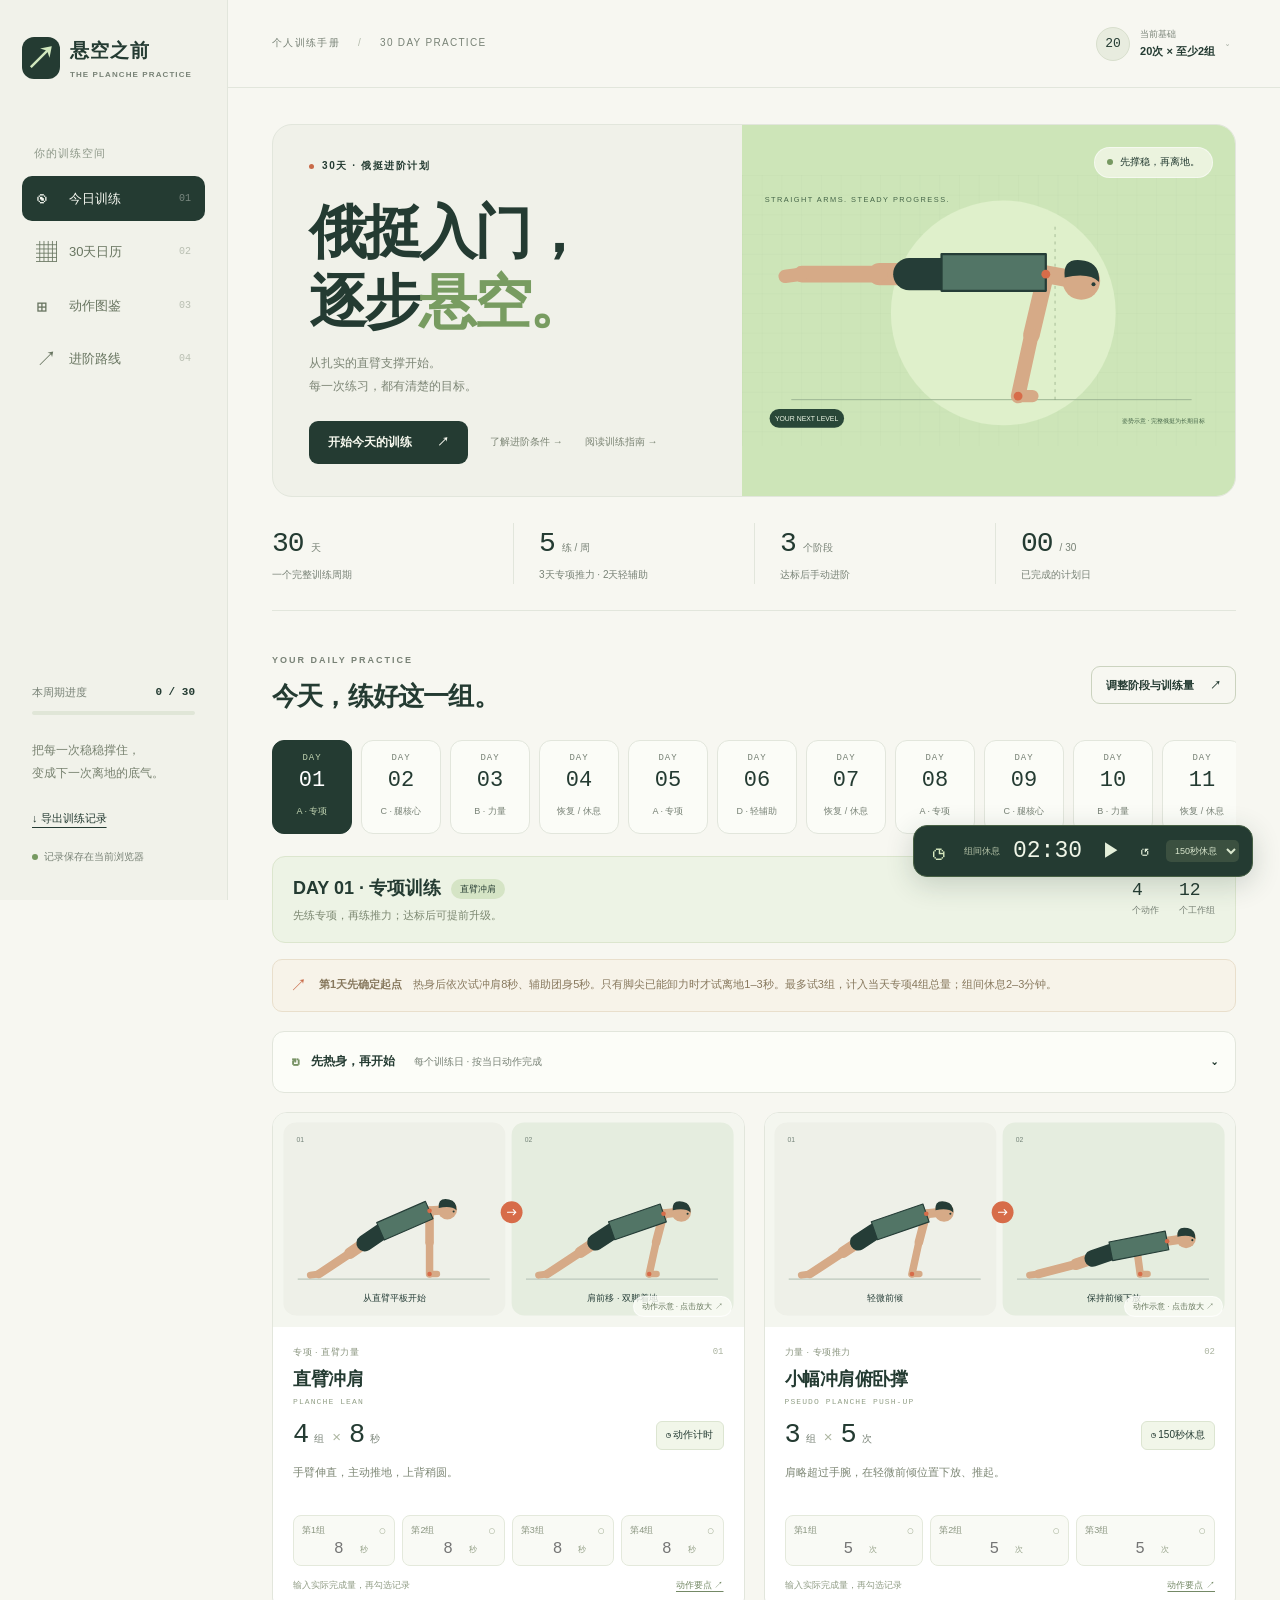
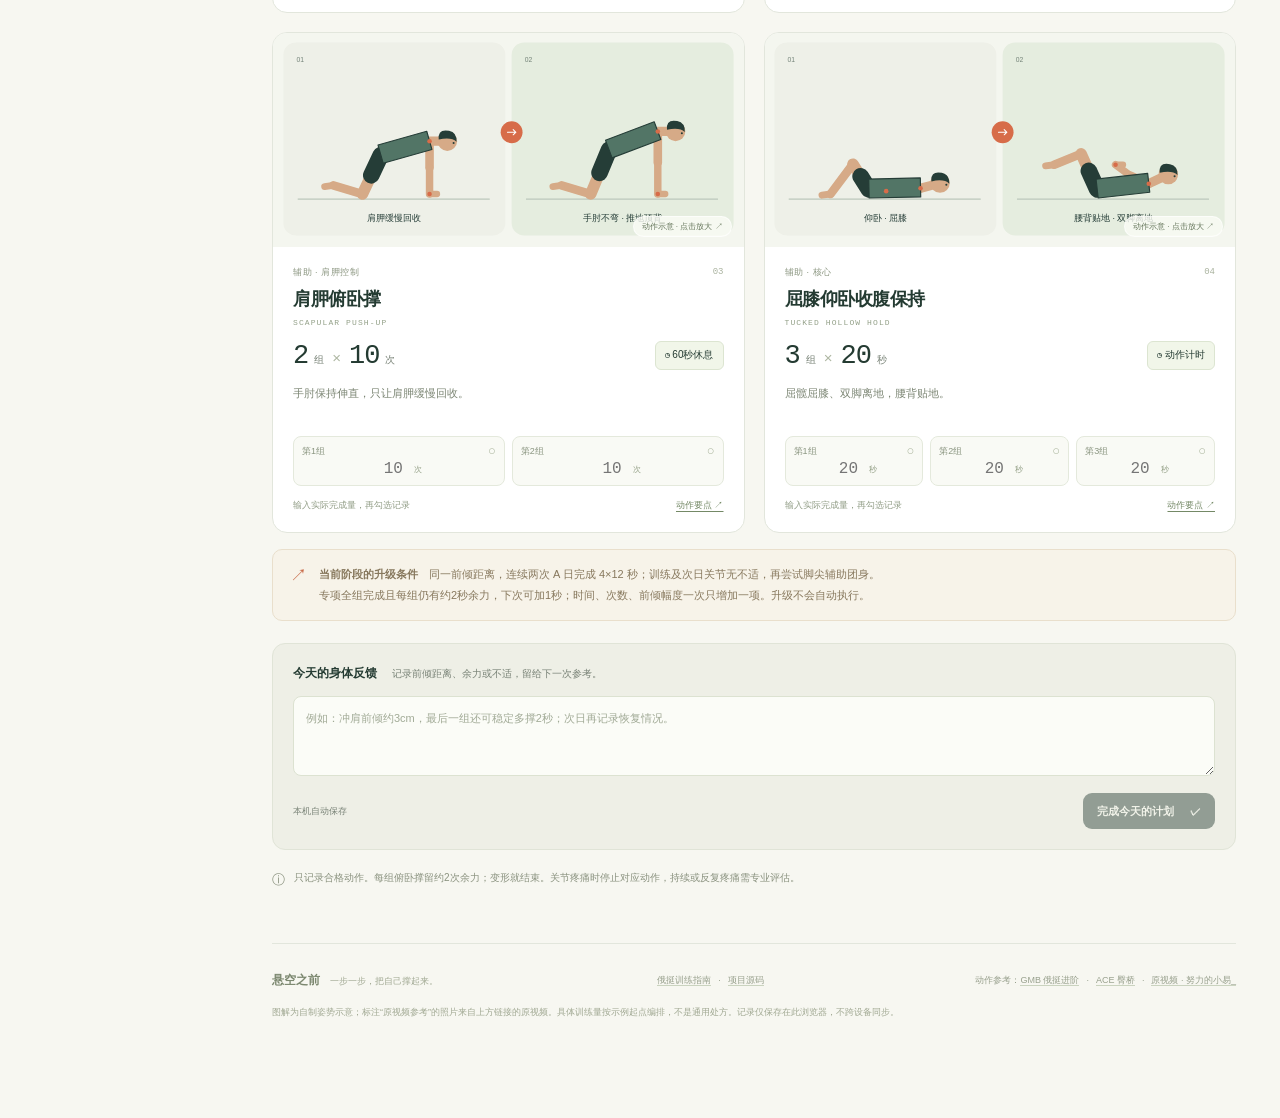
<file: index.html>
<!doctype html>
<html lang="zh-CN">
<head>
  <meta charset="utf-8">
  <meta name="viewport" content="width=device-width, initial-scale=1">
  <meta name="theme-color" content="#243b32">
  <meta name="description" content="30天俄挺入门计划（Planche）：直臂冲肩、脚尖辅助团身到团身俄挺。查看动作图解、训练日历、计时和本地训练记录。">
  <title>30天俄挺入门训练手册与记录工具｜悬空之前</title>
  <link rel="canonical" href="https://cjinhuo.github.io/planche-practice/">
  <meta property="og:type" content="website">
  <meta property="og:locale" content="zh_CN">
  <meta property="og:url" content="https://cjinhuo.github.io/planche-practice/">
  <meta property="og:title" content="30天俄挺入门训练手册与记录工具｜悬空之前">
  <meta property="og:description" content="从直臂冲肩开始，查看动作图解、30天日历并记录每次训练。">
  <link rel="icon" type="image/svg+xml" href="assets/mark.svg">
  <link rel="stylesheet" href="style.css">
</head>
<body>
  <aside class="sidebar">
    <a href="#today" class="brand" aria-label="悬空之前 首页"><span class="brand-mark">↗</span><span>悬空之前<small>THE PLANCHE PRACTICE</small></span></a>
    <div class="sidebar-caption">你的训练空间</div>
    <nav aria-label="主要导航">
      <a href="#today" class="nav-link active" data-view="today"><span>◉</span> 今日训练 <i>01</i></a>
      <a href="#calendar" class="nav-link" data-view="calendar"><span>▦</span> 30天日历 <i>02</i></a>
      <a href="#library" class="nav-link" data-view="library"><span>⊞</span> 动作图鉴 <i>03</i></a>
      <a href="#progression" class="nav-link" data-view="progression"><span>↗</span> 进阶路线 <i>04</i></a>
    </nav>
    <div class="sidebar-bottom">
      <div class="mini-progress"><span>本周期进度</span><strong id="sidebar-count">0 / 30</strong></div>
      <div class="progress-track"><div id="sidebar-progress"></div></div>
      <p>把每一次稳稳撑住，<br>变成下一次离地的底气。</p>
      <button class="text-button" id="export-btn">↓ 导出训练记录</button>
      <div class="local-note"><span class="status-dot"></span> 记录保存在当前浏览器</div>
    </div>
  </aside>
  <div class="shell">
    <header class="topbar"><div class="breadcrumb">个人训练手册 <span>/</span> 30 DAY PRACTICE</div><button class="profile-chip" id="profile-btn"><span class="avatar">20</span><span>当前基础 <b>20次 × 至少2组</b></span><span>⌄</span></button></header>
    <main>
      <section id="hero" class="hero">
        <div class="hero-copy"><div class="eyebrow"><span></span> 30天 · 俄挺进阶计划</div><h1>俄挺入门，<br>逐步<span>悬空。</span></h1><p>从扎实的直臂支撑开始。<br>每一次练习，都有清楚的目标。</p><div class="hero-actions"><button id="hero-start" class="button primary">开始今天的训练 <span>↗</span></button><a href="#progression" class="hero-secondary">了解进阶条件 →</a><a href="guide/" class="hero-secondary">阅读训练指南 →</a></div></div>
        <div class="hero-art"><img src="assets/hero.svg" alt="完整俄挺姿势示意，手臂伸直、身体水平悬空。完整俄挺是长期目标。"><div class="art-label"><span class="status-dot"></span> 先撑稳，再离地。</div></div>
      </section>
      <noscript><p class="note-box">计时和训练记录需要 JavaScript。<a href="guide/">阅读静态训练指南</a>，无需开启脚本。</p></noscript>
      <section class="stat-strip" aria-label="计划概览"><div><strong>30<small>天</small></strong><span>一个完整训练周期</span></div><div><strong>5<small>练 / 周</small></strong><span>3天专项推力 · 2天轻辅助</span></div><div><strong>3<small>个阶段</small></strong><span>达标后手动进阶</span></div><div><strong id="completed-stat">00<small>/ 30</small></strong><span>已完成的计划日</span></div></section>
      <section id="today-view" class="view active" aria-labelledby="session-heading">
        <div class="section-top"><div><div class="eyebrow muted">YOUR DAILY PRACTICE</div><h2 id="session-heading">今天，练好这一组。</h2></div><button class="button outline small" id="settings-btn">调整阶段与训练量 <span>↗</span></button></div>
        <div class="day-strip" id="day-strip" aria-label="选择训练日"></div>
        <div class="session-banner" id="session-banner"></div>
        <div id="first-day-note" class="note-box"><span>↗</span><p><b>第1天先确定起点</b>　热身后依次试冲肩8秒、辅助团身5秒。只有脚尖已能卸力时才试离地1–3秒。最多试3组，计入当天专项4组总量；组间休息2–3分钟。</p></div>
        <details id="warmup" class="warmup"><summary><span><span class="warmup-icon">↻</span> 先热身，再开始 <small>每个训练日 · 按当日动作完成</small></span><span class="chevron">⌄</span></summary><div id="warmup-grid" class="warmup-grid"></div></details>
        <div id="exercise-grid" class="exercise-grid"></div>
        <div id="day-footer" class="day-footer"></div>
        <div class="notes-panel"><label for="daily-note">今天的身体反馈 <span>记录前倾距离、余力或不适，留给下一次参考。</span></label><textarea id="daily-note" rows="2" placeholder="例如：冲肩前倾约3cm，最后一组还可稳定多撑2秒；次日再记录恢复情况。"></textarea><div class="notes-bottom"><small id="save-hint">本机自动保存</small><button class="button primary small" id="finish-day">完成今天的计划 <span>✓</span></button></div></div>
        <div class="safety-line"><span>ⓘ</span> 只记录合格动作。每组俯卧撑留约2次余力；变形就结束。关节疼痛时停止对应动作，持续或反复疼痛需专业评估。</div>
      </section>
      <section id="calendar-view" class="view" aria-labelledby="calendar-heading"><div class="section-top"><div><div class="eyebrow muted">THE NEXT 30 DAYS</div><h2 id="calendar-heading">有训练，也有留白。</h2></div><span class="subtle">点击任意一天，查看动作与训练量</span></div><div class="legend"><span><i class="legend-a"></i>A 专项训练</span><span><i class="legend-b"></i>B 基础力量</span><span><i class="legend-c"></i>C / D 辅助训练</span><span><i class="legend-r"></i>每周2天恢复</span><span><i class="legend-d"></i>减量 / 复测</span></div><div id="calendar-grid" class="calendar-grid"></div><div class="note-box"><span>↗</span><p>每周5练2休：专项 → 下肢核心 → 推力 → 恢复 → 专项 → 轻辅助 → 恢复。第22天主动减量，第29天轻练，第30天复测。<b>日历不会自动替你升级动作。</b></p></div></section>
      <section id="library-view" class="view" aria-labelledby="library-heading"><div class="section-top"><div><div class="eyebrow muted">THE MOVEMENT LIBRARY</div><h2 id="library-heading">每个动作，看得明白。</h2></div><span class="subtle">图解是姿势提示，点击查看要点与降阶方式</span></div><div class="filter-row" id="library-filters"><button class="filter active" data-filter="all">全部动作</button><button class="filter" data-filter="专项">俄挺专项</button><button class="filter" data-filter="力量">推力训练</button><button class="filter" data-filter="辅助">核心与背部</button><button class="filter" data-filter="下肢">下肢臀腿</button><button class="filter" data-filter="活动">热身与恢复</button></div><div class="library-grid" id="library-grid"></div></section>
      <section id="progression-view" class="view" aria-labelledby="progression-heading"><div class="section-top"><div><div class="eyebrow muted">EARN YOUR NEXT LEVEL</div><h2 id="progression-heading">撑稳这一关，再向前。</h2></div></div><p class="section-intro">不用等到固定日期。根据动作质量、完成量和次日恢复，手动选择当前阶段。以下门槛是本计划的执行规则。</p><div id="stage-route" class="stage-route"></div><div class="progress-rules"><div><span>01</span><h3>一次只加一个变量</h3><p>时间、次数、前倾幅度，选一项增加。专项全组完成且仍有约2秒余力，下次每组加1秒。</p></div><div><span>02</span><h3>下一关先少量试做</h3><p>尝试计入当天4组专项总量。新动作控制不住，就用原级别完成剩余组数。</p></div><div><span>03</span><h3>升级由你确认</h3><p>计时结束或勾选完成，都不等于动作达标。结合录像、余力和次日关节状态再决定。</p></div></div><div class="note-box"><span>ⓘ</span><p>30天用于建立和检验专项能力，完整并腿俄挺是后续长期目标。图鉴里的进阶团身仅供了解，默认不加入本周期处方。</p></div></section>
      <footer class="site-footer"><div class="footer-brand">悬空之前 <span>一步一步，把自己撑起来。</span></div><div><a href="guide/">俄挺训练指南</a><span>·</span><a href="https://github.com/cjinhuo/planche-practice">项目源码</a></div><div>动作参考：<a href="https://gmb.io/planche/" target="_blank" rel="noreferrer">GMB 俄挺进阶</a><span>·</span><a href="https://www.acefitness.org/resources/everyone/exercise-library/49/glute-bridge/" target="_blank" rel="noreferrer">ACE 臀桥</a><span>·</span><a href="https://www.bilibili.com/video/BV1Y1Je6uE9i" target="_blank" rel="noreferrer">原视频 · 努力的小易_</a></div><small>图解为自制姿势示意；标注“原视频参考”的照片来自上方链接的原视频。具体训练量按示例起点编排，不是通用处方。记录仅保存在此浏览器，不跨设备同步。</small></footer>
    </main>
  </div>
  <div class="timer-dock" id="timer-dock"><button class="timer-compact" id="timer-toggle" aria-label="展开计时器">◷</button><div class="timer-expanded"><span id="timer-label">组间休息</span><strong id="timer-display" aria-live="off">02:30</strong><button id="timer-play" aria-label="开始计时">▶</button><button id="timer-reset" aria-label="重置计时">↺</button><select id="rest-duration" aria-label="组间休息时长"><option value="60">60秒休息</option><option value="120">120秒休息</option><option value="150" selected>150秒休息</option><option value="180">180秒休息</option></select></div></div>
  <dialog id="exercise-dialog"><button class="dialog-close" data-close aria-label="关闭动作详情">×</button><div id="exercise-detail"></div></dialog>
  <dialog id="settings-dialog"><button class="dialog-close" data-close aria-label="关闭训练设置">×</button><div class="eyebrow muted">MAKE IT YOUR PRACTICE</div><h2>调整你的训练</h2><p class="dialog-intro">当前基础：标准俯卧撑20次，至少能做2组。尚未确认专项水平，从第1天测试选择起点。</p><form id="settings-form"><label>当前阶段<select name="stage" id="stage-select"><option value="1">Ⅰ · 直臂冲肩</option><option value="2">Ⅱ · 脚尖辅助团身</option><option value="3">Ⅲ · 团身俄挺</option></select></label><label>每组专项保持时间 <span id="hold-range"></span><div class="input-unit"><input name="hold" id="hold-input" type="number" min="8" max="12" value="8" required><span>秒 × 4组</span></div></label><label>冲肩俯卧撑<div class="input-unit"><input name="ppp" type="number" min="5" max="8" value="5" required><span>次 × 3组</span></div></label><label>B日标准俯卧撑<div class="input-unit"><select name="push"><option value="10">10</option><option value="12">12</option><option value="14">14</option></select><span>次 × 3组</span></div></label><div id="settings-gate" class="setting-gate"></div><p class="form-note">调整只影响尚未开始记录的训练日。已记录的日期保留当时训练量。仅在无关节疼痛、恢复良好且满足条件时进阶。</p><button class="button primary" type="submit">保存训练设置 <span>✓</span></button></form><button class="text-button settings-export" id="settings-export">↓ 导出训练记录（JSON）</button></dialog>
  <div class="toast" id="toast" role="status" aria-live="polite"></div>
  <script type="module" src="app.mjs"></script>
</body>
</html>
</file>
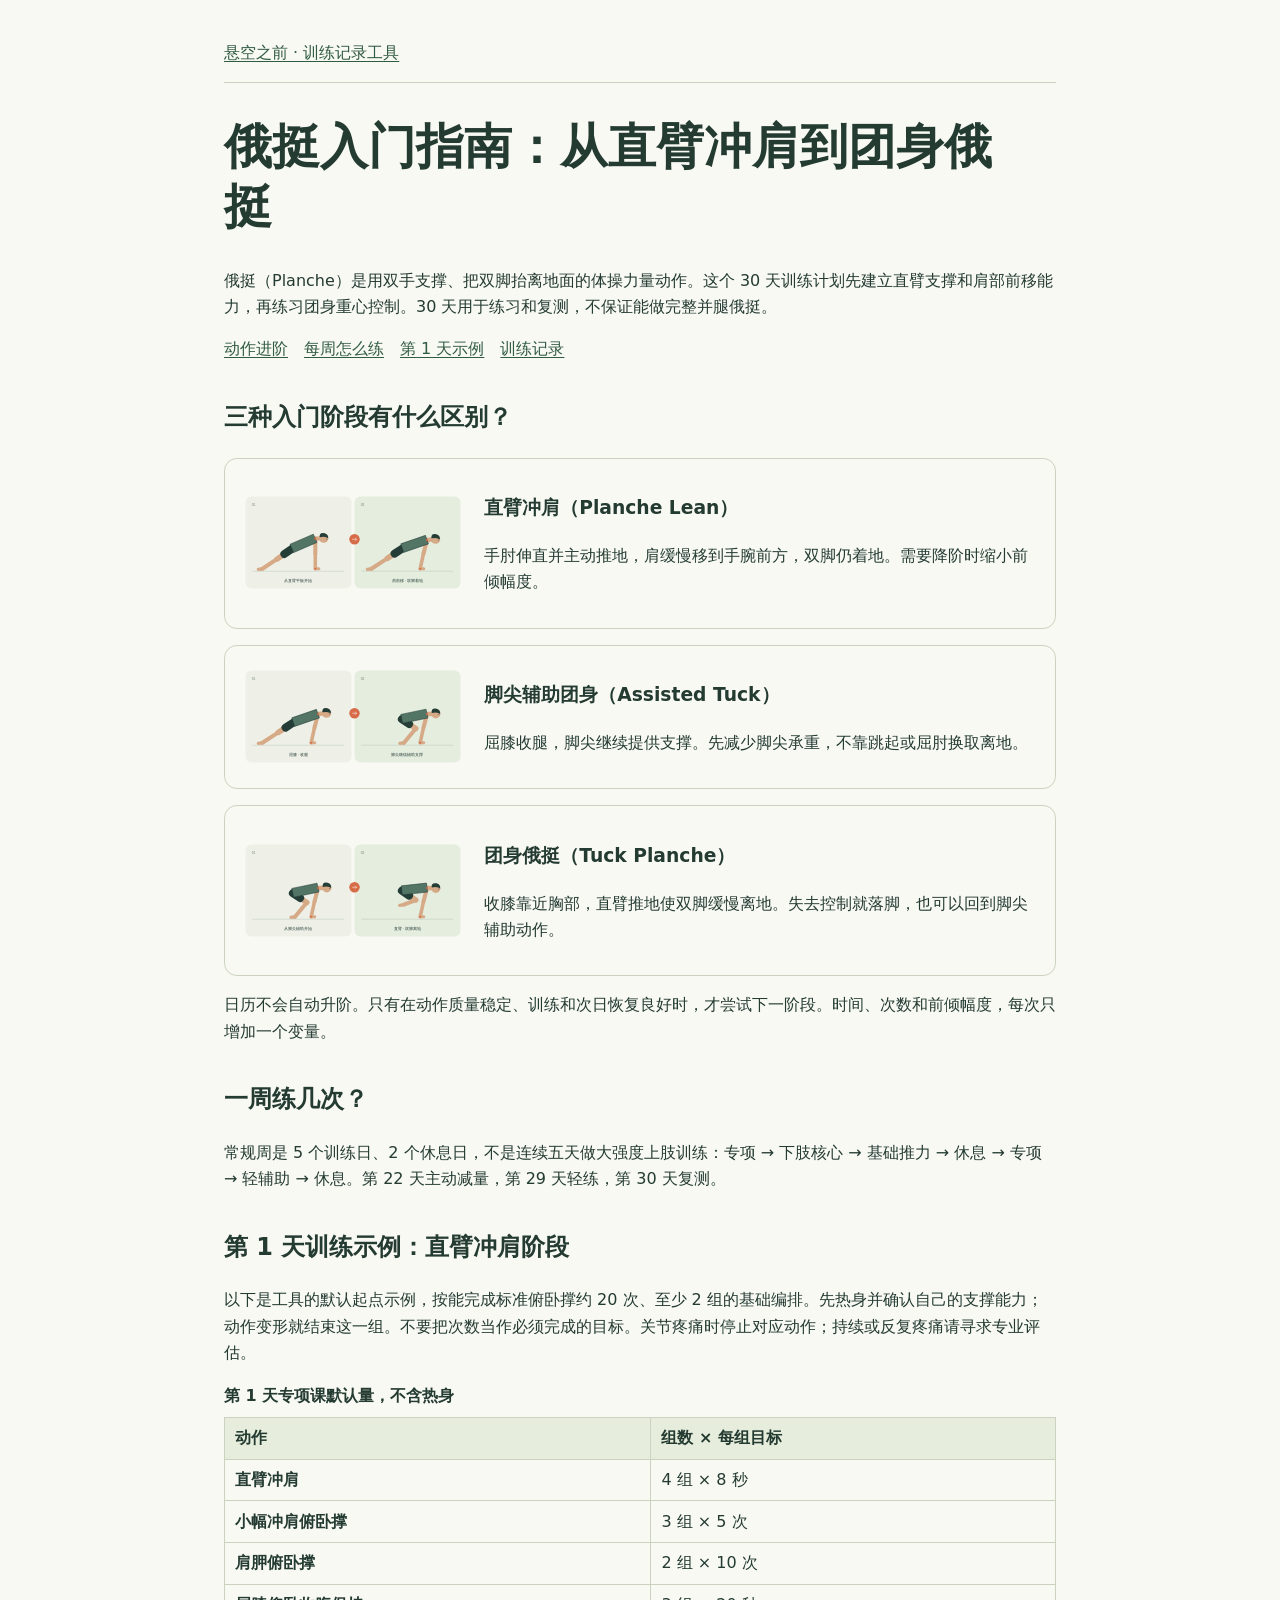
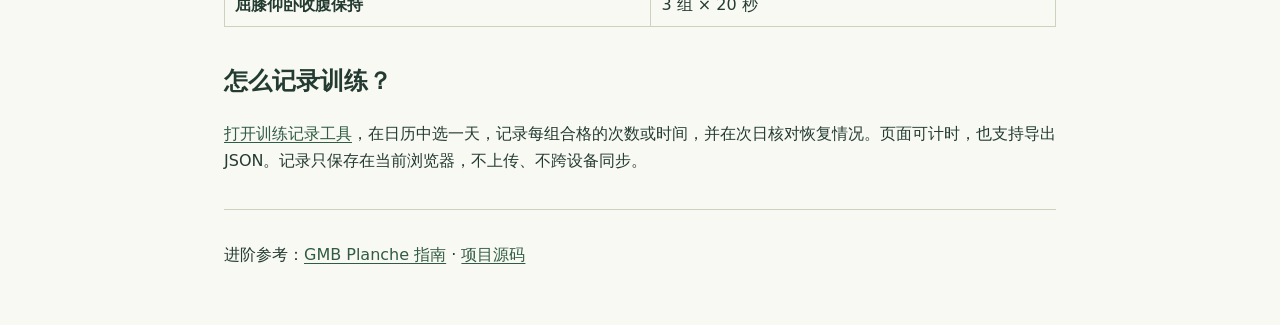
<file: guide/index.html>
<!doctype html>
<html lang="zh-CN">
<head>
  <meta charset="utf-8">
  <meta name="viewport" content="width=device-width, initial-scale=1">
  <meta name="theme-color" content="#243b32">
  <title>俄挺怎么入门？动作进阶与第1天训练示例｜悬空之前</title>
  <meta name="description" content="俄挺（Planche）入门静态指南：分清直臂冲肩、脚尖辅助团身和团身俄挺，查看30天计划的一周安排、第1天训练示例和进阶判断。">
  <link rel="canonical" href="https://cjinhuo.github.io/planche-practice/guide/">
  <meta property="og:type" content="article">
  <meta property="og:locale" content="zh_CN">
  <meta property="og:url" content="https://cjinhuo.github.io/planche-practice/guide/">
  <meta property="og:title" content="俄挺怎么入门？动作进阶与第1天训练示例｜悬空之前">
  <meta property="og:description" content="了解直臂冲肩、脚尖辅助团身和团身俄挺的区别，以及何时进阶。">
  <link rel="icon" type="image/svg+xml" href="../assets/mark.svg">
  <link rel="stylesheet" href="guide.css">
</head>
<body>
  <header>
    <a href="../">悬空之前 · 训练记录工具</a>
  </header>
  <main>
    <h1>俄挺入门指南：从直臂冲肩到团身俄挺</h1>
    <p>俄挺（Planche）是用双手支撑、把双脚抬离地面的体操力量动作。这个 30 天训练计划先建立直臂支撑和肩部前移能力，再练习团身重心控制。30 天用于练习和复测，不保证能做完整并腿俄挺。</p>
    <nav aria-label="指南目录">
      <a href="#stages">动作进阶</a>
      <a href="#week">每周怎么练</a>
      <a href="#day-one">第 1 天示例</a>
      <a href="#journal">训练记录</a>
    </nav>
    <section aria-labelledby="stages">
      <h2 id="stages">三种入门阶段有什么区别？</h2>
      <ol class="stages">
        <li>
          <img src="../assets/lean.svg" width="230" height="132" alt="直臂冲肩：双脚着地，肩向手腕前方移动">
          <div><h3>直臂冲肩（Planche Lean）</h3>
          <p>手肘伸直并主动推地，肩缓慢移到手腕前方，双脚仍着地。需要降阶时缩小前倾幅度。</p></div>
        </li>
        <li>
          <img src="../assets/assisted.svg" width="230" height="132" alt="脚尖辅助团身：双膝收拢、脚尖轻触地面">
          <div><h3>脚尖辅助团身（Assisted Tuck）</h3>
          <p>屈膝收腿，脚尖继续提供支撑。先减少脚尖承重，不靠跳起或屈肘换取离地。</p></div>
        </li>
        <li>
          <img src="../assets/tuck.svg" width="230" height="132" alt="团身俄挺：直臂支撑、双膝收拢、双脚离地">
          <div><h3>团身俄挺（Tuck Planche）</h3>
          <p>收膝靠近胸部，直臂推地使双脚缓慢离地。失去控制就落脚，也可以回到脚尖辅助动作。</p></div>
        </li>
      </ol>
      <p>日历不会自动升阶。只有在动作质量稳定、训练和次日恢复良好时，才尝试下一阶段。时间、次数和前倾幅度，每次只增加一个变量。</p>
    </section>
    <section aria-labelledby="week">
      <h2 id="week">一周练几次？</h2>
      <p>常规周是 5 个训练日、2 个休息日，不是连续五天做大强度上肢训练：专项 → 下肢核心 → 基础推力 → 休息 → 专项 → 轻辅助 → 休息。第 22 天主动减量，第 29 天轻练，第 30 天复测。</p>
    </section>
    <section aria-labelledby="day-one">
      <h2 id="day-one">第 1 天训练示例：直臂冲肩阶段</h2>
      <p>以下是工具的默认起点示例，按能完成标准俯卧撑约 20 次、至少 2 组的基础编排。先热身并确认自己的支撑能力；动作变形就结束这一组。不要把次数当作必须完成的目标。关节疼痛时停止对应动作；持续或反复疼痛请寻求专业评估。</p>
      <table>
        <caption>第 1 天专项课默认量，不含热身</caption>
        <thead><tr><th scope="col">动作</th><th scope="col">组数 × 每组目标</th></tr></thead>
        <tbody>
          <tr data-exercise="lean"><th scope="row">直臂冲肩</th><td>4 组 × 8 秒</td></tr>
          <tr data-exercise="ppp"><th scope="row">小幅冲肩俯卧撑</th><td>3 组 × 5 次</td></tr>
          <tr data-exercise="scap"><th scope="row">肩胛俯卧撑</th><td>2 组 × 10 次</td></tr>
          <tr data-exercise="hollow"><th scope="row">屈膝仰卧收腹保持</th><td>3 组 × 20 秒</td></tr>
        </tbody>
      </table>
    </section>
    <section aria-labelledby="journal">
      <h2 id="journal">怎么记录训练？</h2>
      <p><a href="../">打开训练记录工具</a>，在日历中选一天，记录每组合格的次数或时间，并在次日核对恢复情况。页面可计时，也支持导出 JSON。记录只保存在当前浏览器，不上传、不跨设备同步。</p>
    </section>
  </main>
  <footer>
    <p>进阶参考：<a href="https://gmb.io/planche/">GMB Planche 指南</a> · <a href="https://github.com/cjinhuo/planche-practice">项目源码</a></p>
  </footer>
</body>
</html>
</file>
<file: style.css>
[hidden]{display:none!important}
:root{--ink:#243b32;--muted:#788276;--paper:#f7f7f1;--white:#fff;--line:#e2e6dc;--mint:#d2e8be;--mint-soft:#edf3e5;--orange:#c96b49;--sans:Inter,-apple-system,BlinkMacSystemFont,"PingFang SC","Microsoft YaHei",sans-serif;--mono:"SFMono-Regular",Consolas,monospace}
*{box-sizing:border-box}html{scroll-behavior:smooth}body{margin:0;background:var(--paper);color:var(--ink);font-family:var(--sans);font-size:14px;line-height:1.65}button,input,select,textarea{font:inherit;color:inherit}button,a,input,select,summary{ -webkit-tap-highlight-color:transparent}button{cursor:pointer}a{color:inherit;text-decoration:none}button{border:0;background:none}button:focus-visible,a:focus-visible,input:focus-visible,select:focus-visible,summary:focus-visible,textarea:focus-visible{outline:3px solid #85ab64;outline-offset:4px}button:disabled{cursor:not-allowed;opacity:.45}img{max-width:100%;display:block}h1,h2,h3,p{margin:0}button,input,select{touch-action:manipulation}.sidebar{position:fixed;inset:0 auto 0 0;width:228px;background:#f1f2ea;border-right:1px solid var(--line);padding:35px 22px;display:flex;flex-direction:column;z-index:20}.brand{display:flex;gap:10px;align-items:center;font-weight:750;font-size:19px;letter-spacing:1px}.brand-mark{display:grid;place-items:center;background:var(--ink);color:var(--mint);width:38px;height:42px;border-radius:12px;font-size:31px;line-height:1}.brand small{display:block;font-size:8px;letter-spacing:1.1px;color:var(--muted);font-weight:600;margin-top:2px}.sidebar-caption{font-size:11px;color:#8d9788;letter-spacing:1px;margin:62px 12px 14px}.sidebar nav{display:grid;gap:8px}.nav-link{display:flex;align-items:center;gap:13px;padding:12px 14px;border-radius:10px;font-size:13px;color:#687560;transition:.2s}.nav-link>span{font-size:21px;width:20px;line-height:1}.nav-link i{font:10px var(--mono);margin-left:auto;opacity:.4}.nav-link:hover{background:#e6ebdc}.nav-link.active{background:var(--ink);color:#f7f9f2}.sidebar-bottom{margin-top:auto;padding:40px 10px 0}.mini-progress{display:flex;justify-content:space-between;font-size:11px;color:var(--muted)}.mini-progress strong{color:var(--ink);font-family:var(--mono)}.progress-track{height:4px;background:#e0e6d7;border-radius:9px;margin-top:10px;overflow:hidden}.progress-track div{height:100%;background:#83a767;transition:width .3s}.sidebar-bottom p{margin-top:24px;font-size:12px;line-height:1.9;color:#788270}.text-button{padding:0;font-size:11px;text-decoration:underline;text-underline-offset:5px}.sidebar-bottom .text-button{margin-top:25px}.local-note{display:flex;align-items:center;gap:6px;font-size:10px;color:var(--muted);margin-top:19px}.status-dot{display:inline-block;height:6px;width:6px;border-radius:50%;background:#769961}.shell{margin-left:228px}.topbar{height:88px;border-bottom:1px solid var(--line);display:flex;justify-content:space-between;align-items:center;padding:0 44px}.breadcrumb{font-size:10px;letter-spacing:1.3px;color:var(--muted)}.breadcrumb span{margin:0 14px;color:#b2baaa}.profile-chip{display:flex;gap:10px;align-items:center;text-align:left;font-size:9px;color:var(--muted)}.profile-chip b{display:block;font-size:11px;font-weight:600;color:var(--ink)}.avatar{background:#e8ecdf;border:1px solid #d8dfcd;border-radius:50%;height:34px;width:34px;display:grid;place-items:center;font:13px var(--mono);color:var(--ink)}main{max-width:1436px;margin:0 auto;padding:36px 44px 0}.hero{display:grid;grid-template-columns:1fr 1.05fr;min-height:360px;border:1px solid var(--line);border-radius:20px;overflow:hidden;background:#f0f1e9}.hero-copy{padding:33px 36px 32px;position:relative}.eyebrow{font-size:10px;letter-spacing:1.6px;font-weight:650;display:flex;align-items:center;gap:8px}.eyebrow>span{width:5px;height:5px;border-radius:50%;background:var(--orange)}.eyebrow.muted{color:var(--muted);font-size:9px;letter-spacing:2px}.hero h1{font-size:clamp(40px,4.5vw,70px);font-weight:650;line-height:1.22;letter-spacing:-3px;margin:22px 0 15px}.hero h1 span{color:#789c61}.hero-copy>p{font-size:12px;color:#7c8575;line-height:1.9}.hero-actions{display:flex;align-items:center;gap:22px;margin-top:23px;flex-wrap:wrap}.button{display:inline-flex;align-items:center;justify-content:center;gap:25px;padding:12px 19px;border-radius:9px;font-size:12px;font-weight:600;transition:background .2s,transform .2s}.button:hover{transform:translateY(-1px)}.button.primary{background:var(--ink);color:#f6f8ee}.button.primary:hover{background:#3d5744}.button.outline{border:1px solid #cbd3bf;background:transparent}.button.small{padding:9px 14px;font-size:11px;gap:16px}.hero-secondary{font-size:10px;color:#7c8575}.hero-art{position:relative;background:#cde5b8;display:flex;align-items:center;overflow:hidden}.hero-art img{height:100%;width:100%;object-fit:cover}.art-label{position:absolute;right:22px;top:22px;display:flex;align-items:center;gap:7px;background:#f3f7e8c9;border:1px solid #ffffff80;border-radius:20px;padding:6px 12px;font-size:10px}.stat-strip{display:grid;grid-template-columns:repeat(4,1fr);padding:26px 0;border-bottom:1px solid var(--line);margin-bottom:42px}.stat-strip>div{padding:0 25px;border-left:1px solid var(--line)}.stat-strip>div:first-child{padding-left:0;border:0}.stat-strip strong{font-family:var(--mono);font-weight:500;font-size:28px;line-height:1.5;letter-spacing:-1px}.stat-strip small{font:10px var(--sans);letter-spacing:0;margin-left:7px;color:var(--muted)}.stat-strip span{display:block;font-size:10px;color:var(--muted);margin-top:2px}.view{display:none}.view.active{display:block}.section-top{display:flex;align-items:center;justify-content:space-between;gap:16px;margin-bottom:22px}.section-top h2{font-weight:600;font-size:26px;letter-spacing:-.8px;margin-top:7px}.subtle{font-size:10px;color:var(--muted)}.day-strip{display:flex;gap:9px;overflow-x:auto;padding:0 0 12px;scrollbar-width:thin;scrollbar-color:#c7d2b8 transparent}.day-pill{flex:0 0 80px;border:1px solid var(--line);border-radius:12px;padding:12px 8px;background:#fbfcf7;position:relative;text-align:center}.day-pill small{display:block;font:9px var(--mono);color:var(--muted);letter-spacing:1px}.day-pill strong{display:block;font:22px var(--mono);margin:5px 0}.day-pill span{font-size:9px;color:var(--muted)}.day-pill.selected{background:var(--ink);border-color:var(--ink);color:#fff}.day-pill.selected small,.day-pill.selected span{color:#bfd2b0}.day-pill.done:after{content:'✓';position:absolute;top:5px;right:7px;font-size:10px;color:#779b5c}.session-banner{display:flex;align-items:center;justify-content:space-between;gap:15px;border-radius:13px;background:var(--mint-soft);border:1px solid #dce6ce;padding:17px 20px;margin:10px 0 16px}.session-banner h3{font-size:18px;font-weight:600}.session-banner h3 .tag{display:inline-flex;vertical-align:middle;margin-left:10px;font-size:9px;border-radius:20px;padding:3px 9px;background:#d5e4c5;font-weight:500}.session-banner p{font-size:11px;color:#7b8770;margin-top:3px}.session-meta{display:flex;align-items:center;gap:20px;font-size:11px;white-space:nowrap}.session-meta b{font:18px var(--mono);display:block}.session-meta span{font-size:9px;color:var(--muted)}.note-box{display:flex;gap:12px;padding:14px 17px;border:1px solid #e9dfcc;border-radius:10px;background:#f7f3e9;margin:16px 0;font-size:11px;color:#87785d;line-height:1.9}.note-box>span{font-size:17px;line-height:1.4;color:var(--orange)}.note-box b{font-weight:600}.warmup{border:1px solid var(--line);border-radius:12px;background:#fcfdf8;margin:19px 0}.warmup summary{padding:15px 18px;list-style:none;cursor:pointer;display:flex;justify-content:space-between;align-items:center;font-weight:600;font-size:12px}.warmup summary::-webkit-details-marker{display:none}.warmup-icon{font-size:18px;vertical-align:middle;display:inline-block;margin-right:8px;color:#789366}.warmup small{margin-left:15px;color:var(--muted);font-size:10px;font-weight:400}.warmup[open] .chevron{transform:rotate(180deg)}.warmup-grid{display:grid;grid-template-columns:repeat(4,1fr);gap:12px;padding:0 16px 17px}.warmup-card{background:#f2f4ea;border:1px solid #e5e9db;border-radius:9px;overflow:hidden;text-align:left;padding:0 0 11px}.warmup-card img{width:100%;aspect-ratio:2.2;object-fit:contain}.warmup-card b{font-size:11px;display:block;padding:0 12px}.warmup-card span{font-size:10px;color:var(--muted);padding:0 12px;display:block}.exercise-grid,.library-grid{display:grid;grid-template-columns:repeat(2,minmax(0,1fr));gap:19px}.exercise-card{border:1px solid var(--line);border-radius:15px;background:#fff;overflow:hidden;transition:box-shadow .2s,border-color .2s}.exercise-card:hover{border-color:#bac9ac;box-shadow:0 8px 22px #253d3708}.exercise-image{width:100%;padding:0;position:relative;display:block;background:#f4f6ef;overflow:hidden}.exercise-image img{width:100%;aspect-ratio:2.2;object-fit:contain;transition:transform .3s}.exercise-image:hover img{transform:scale(1.03)}.image-hint{position:absolute;right:12px;bottom:10px;padding:3px 8px;border:1px solid #fff9;border-radius:15px;background:#fbfdf6c7;font-size:8px;color:#65765b}.card-content{padding:18px 20px 19px}.card-topline{display:flex;justify-content:space-between;align-items:center;gap:8px}.exercise-category{font-size:9px;letter-spacing:.5px;color:#8b9680}.card-number{font:9px var(--mono);color:#aab39f}.card-title{font-size:18px;font-weight:600;margin-top:5px;letter-spacing:-.5px}.card-en{font:8px var(--mono);letter-spacing:1.1px;color:#93a088;display:block;margin-top:3px}.dose-line{display:flex;justify-content:space-between;align-items:center;gap:10px;margin:14px 0 13px}.dose{display:flex;align-items:baseline;gap:6px}.dose strong{font:27px var(--mono);letter-spacing:-1px}.dose small{font-size:10px;color:var(--muted)}.dose .multiply{font-size:15px;color:#adb6a1;margin:0 2px}.timer-button{font-size:10px;border:1px solid #dce5d1;background:#f1f6e9;border-radius:6px;padding:5px 9px;white-space:nowrap}.card-cues{font-size:11px;color:#7c8674;min-height:37px;line-height:1.8}.exercise-note{font-size:10px;background:#faf4e8;border-radius:5px;padding:5px 8px;margin-top:7px;color:#9a805b}.set-grid{display:grid;grid-template-columns:repeat(4,minmax(0,1fr));gap:7px;margin-top:15px}.set-box{border:1px solid #e4e9dc;border-radius:8px;background:#f9faf5;overflow:hidden}.set-box.complete{background:#e7f0dd;border-color:#c9dbb6}.set-toggle{display:flex;align-items:center;justify-content:space-between;gap:4px;width:100%;padding:7px 8px 2px;font-size:9px;color:#8a9580}.set-toggle i{font-style:normal;font-size:13px;line-height:1;color:#acb69f}.complete .set-toggle i{color:#4f733d}.set-value{display:flex;align-items:center;justify-content:center;padding:0 6px 7px;gap:3px}.set-value input{width:36px;max-width:65%;background:transparent;border:0;padding:0;text-align:center;font:16px var(--mono);appearance:textfield;-moz-appearance:textfield;outline-offset:0}.set-value input::-webkit-inner-spin-button{appearance:none}.set-value small{font-size:8px;color:#94a087}.card-bottom{display:flex;justify-content:space-between;align-items:center;margin-top:12px;font-size:9px;color:#919d86}.details-button{font-size:9px;padding:0;color:#748966;text-decoration:underline;text-underline-offset:3px}.day-footer{margin:16px 0}.day-footer:empty{display:none}.rest-panel{display:grid;grid-template-columns:1fr 1fr;align-items:center;border:1px solid var(--line);border-radius:16px;background:#f0f4e9;padding:20px}.rest-panel h3{font-size:23px;font-weight:500;margin-bottom:10px}.rest-panel p{font-size:12px;color:var(--muted)}.rest-panel img{width:100%}.rest-panel .rest-copy{padding:25px}.notes-panel{background:#eeefe6;border-radius:13px;border:1px solid #e0e4d7;padding:20px;margin-top:22px}.notes-panel label{font-size:12px;font-weight:600;display:block}.notes-panel label span{font-weight:400;color:var(--muted);font-size:10px;margin-left:12px}.notes-panel textarea{resize:vertical;width:100%;background:#fbfcf7;border:1px solid #dce2d1;border-radius:8px;margin-top:12px;padding:12px;font-size:11px;line-height:1.8;min-height:80px}.notes-panel textarea::placeholder{color:#a1aa96}.notes-bottom{display:flex;align-items:center;justify-content:space-between;gap:15px;margin-top:10px}.notes-bottom>small{color:var(--muted);font-size:9px}.safety-line{display:flex;align-items:flex-start;gap:9px;font-size:10px;color:#8a927f;line-height:1.9;margin-top:18px}.safety-line>span{font-size:13px}.calendar-grid{display:grid;grid-template-columns:repeat(6,minmax(0,1fr));gap:12px}.calendar-day{border:1px solid var(--line);background:#fff;border-radius:12px;padding:17px 13px;text-align:left;min-height:133px;position:relative}.calendar-day:hover{border-color:#86a66b}.calendar-day .cal-num{font:25px var(--mono);display:block}.calendar-day .cal-label{font-size:11px;margin-top:10px;display:block}.calendar-day .cal-dose{display:block;color:var(--muted);font-size:9px;margin-top:3px;line-height:1.7}.calendar-day.kind-A{background:#e8efdf}.calendar-day.kind-B{background:#f0f2e7}.calendar-day.kind-deload,.calendar-day.kind-review{background:#f5eddf}.calendar-day.kind-rest,.calendar-day.kind-recovery{color:#8d9681;background:#f8f9f3}.calendar-day.complete:after{content:'✓';position:absolute;right:12px;top:17px;width:21px;height:21px;display:grid;place-items:center;background:#4f7040;color:white;border-radius:50%;font-size:11px}.legend{display:flex;gap:23px;font-size:10px;color:var(--muted);margin-bottom:24px;flex-wrap:wrap}.legend span{display:flex;gap:7px;align-items:center}.legend i{width:9px;height:9px;border-radius:3px;border:1px solid #0001}.legend-a{background:#c8deb1}.legend-b{background:#e6ebd9}.legend-r{background:#f6f7f0}.legend-d{background:#ecd9b9}.filter-row{display:flex;gap:8px;margin:24px 0;flex-wrap:wrap}.filter{border:1px solid var(--line);border-radius:20px;padding:7px 14px;color:var(--muted);font-size:11px}.filter.active{background:var(--ink);color:#fff;border-color:var(--ink)}.library-card{background:#fff;border:1px solid var(--line);border-radius:13px;overflow:hidden;padding:0;text-align:left}.library-card img{width:100%;aspect-ratio:2.2;object-fit:contain;background:#f2f5ec}.library-card .library-info{padding:16px 19px;display:block}.library-info strong{display:block;font-size:17px;font-weight:600}.library-info small{font:8px var(--mono);letter-spacing:1px;color:#92a083;display:block;margin-top:3px}.library-info p{font-size:11px;color:var(--muted);margin-top:10px}.section-intro{font-size:12px;color:var(--muted);max-width:650px;line-height:2;margin-bottom:28px}.stage-route{display:grid;grid-template-columns:repeat(3,minmax(0,1fr));gap:16px}.stage-card{border:1px solid var(--line);border-radius:15px;background:#fff;overflow:hidden;display:flex;flex-direction:column}.stage-card.current{border-color:#9cba80;box-shadow:0 0 0 2px #dce8d1}.stage-card img{width:100%;aspect-ratio:2.2;object-fit:contain;background:#f1f4e9}.stage-body{padding:19px;display:flex;flex:1;flex-direction:column}.stage-body .level-num{font:10px var(--mono);letter-spacing:2px;color:#a0ae91}.stage-body h3{font-size:19px;font-weight:600;margin-top:5px}.stage-dose{font:19px var(--mono);margin-top:13px;color:#6b8b54}.stage-body p{font-size:11px;color:var(--muted);line-height:1.9;margin:14px 0 19px}.stage-body button{margin-top:auto;align-self:flex-start}.progress-rules{display:grid;grid-template-columns:repeat(3,minmax(0,1fr));gap:25px;margin:38px 0}.progress-rules>div{padding:0 20px;border-left:1px solid var(--line)}.progress-rules>div:first-child{padding-left:0;border:0}.progress-rules span{font:13px var(--mono);color:var(--orange)}.progress-rules h3{font-size:14px;margin:8px 0;font-weight:600}.progress-rules p{font-size:11px;color:var(--muted);line-height:1.9}.site-footer{border-top:1px solid var(--line);margin-top:50px;padding:27px 0 90px;display:flex;justify-content:space-between;align-items:center;flex-wrap:wrap;gap:14px;font-size:9px;color:#98a08d}.footer-brand{font-weight:650;font-size:12px;color:#7c8870}.footer-brand span{font-weight:400;font-size:9px;margin-left:13px;color:#a0a892}.site-footer a{border-bottom:1px solid #cad3bf}.site-footer>div>span{margin:0 7px}.site-footer small{flex-basis:100%;font-size:9px;color:#a0a892;line-height:1.8}.timer-dock{position:fixed;right:27px;bottom:23px;z-index:40;display:flex;align-items:center;background:var(--ink);color:#eff5e7;border-radius:14px;box-shadow:0 7px 28px #243b3233;padding:7px;gap:7px;border:1px solid #476044}.timer-compact{width:36px;height:36px;color:#d6e8be;font-size:23px}.timer-expanded{display:flex;align-items:center;gap:13px;padding-right:6px}.timer-expanded>span{font-size:9px;color:#b5c3a8}.timer-expanded strong{font:23px var(--mono);min-width:73px}.timer-expanded button{color:#e4efda;font-size:19px;padding:2px 3px}.timer-expanded select{background:#3b5040;border:0;border-radius:5px;padding:5px;font-size:9px;color:#d9e6cd;max-width:110px}.timer-dock.collapsed .timer-expanded{display:none}.timer-dock.finished{background:#ad5c3c}.toast{position:fixed;bottom:92px;left:calc(50% + 100px);transform:translate(-50%,12px);background:#243b32ed;color:#f5f8ef;padding:11px 18px;border-radius:10px;font-size:11px;z-index:100;opacity:0;pointer-events:none;transition:.2s;max-width:90vw;box-shadow:0 6px 30px #0002}.toast.visible{opacity:1;transform:translate(-50%,0)}dialog{border:1px solid var(--line);border-radius:20px;padding:32px;max-width:720px;width:calc(100% - 32px);background:var(--paper);color:var(--ink);box-shadow:0 24px 100px #0003;max-height:90vh;overflow:auto}dialog::backdrop{background:#13251e80;backdrop-filter:blur(4px)}.dialog-close{position:absolute;right:18px;top:14px;font-size:27px;z-index:2;color:#7f8e73;width:30px;height:30px;border-radius:50%;background:#f0f2e8}.detail-illustration{width:100%;border-radius:12px;margin:22px 0 15px;background:#edf1e5}.detail-title{font-size:25px;font-weight:600;letter-spacing:-.7px}.detail-en{font:10px var(--mono);letter-spacing:1.5px;color:#92a082}.detail-grid{display:grid;grid-template-columns:1fr 1fr;gap:23px;margin-top:22px}.detail-grid h4{font-size:12px;margin:0 0 8px}.detail-grid p{font-size:12px;color:#7e8b72;line-height:1.9}.detail-ref{margin-top:25px;border-top:1px solid var(--line);padding-top:20px}.detail-ref summary{font-size:12px;cursor:pointer}.detail-ref img{border-radius:10px;width:100%;margin-top:12px}.detail-ref p{font-size:10px;color:var(--muted);margin-top:8px}.detail-ref a{text-decoration:underline;text-underline-offset:3px}#settings-dialog{max-width:510px}#settings-dialog h2{font-size:26px;margin-top:8px;font-weight:600}.dialog-intro{font-size:11px;color:var(--muted);line-height:1.9;margin:12px 0 23px}#settings-form{display:grid;gap:16px}#settings-form label{display:block;font-size:11px;font-weight:600}#settings-form label>select{display:block;width:100%;margin-top:7px;border:1px solid #d4decb;border-radius:8px;background:#fff;padding:10px}#hold-range{font-weight:400;color:var(--muted);margin-left:8px}.input-unit{display:flex;align-items:center;border:1px solid #d4decb;border-radius:8px;background:#fff;margin-top:7px;padding-right:13px}.input-unit input,.input-unit select{border:0;background:transparent;padding:10px 12px;width:100%;min-width:0}.input-unit span{white-space:nowrap;color:var(--muted);font-size:10px;font-weight:400}.setting-gate{font-size:11px;color:#71855f;background:#eaf0e0;border-radius:8px;padding:12px;line-height:1.9}.form-note{font-size:10px;color:#909c84;line-height:1.8}.sr-only{position:absolute;width:1px;height:1px;padding:0;margin:-1px;overflow:hidden;clip:rect(0,0,0,0);white-space:nowrap;border:0}
@media(min-width:1550px){.hero{min-height:405px}.hero-copy{padding:42px}.hero h1{font-size:76px}.hero-actions{margin-top:30px}.exercise-grid{grid-template-columns:repeat(3,minmax(0,1fr))}.card-content{padding:18px}.card-title{font-size:17px}}
@media(max-width:1150px){.sidebar{width:190px;padding:28px 14px}.shell{margin-left:190px}.topbar{padding:0 28px}main{padding:28px 28px 0}.hero-copy{padding:28px}.hero h1{font-size:52px}.hero-actions{gap:14px}.hero-secondary{font-size:9px}.hero .button{font-size:10px;padding:10px 13px}.hero-art img{object-position:58% center}.calendar-grid{grid-template-columns:repeat(5,minmax(0,1fr))}.stage-route{grid-template-columns:1fr}.stage-card{display:grid;grid-template-columns:1fr 1.3fr}.stage-card img{height:100%;object-fit:contain}.stage-body{padding:19px}.stage-body p{margin:9px 0 13px}.stage-body h3{font-size:19px}.stage-dose{margin-top:7px}.toast{left:calc(50% + 80px)}}
@media(max-width:800px){.sidebar{position:sticky;top:0;width:100%;height:auto;flex-direction:row;padding:12px 20px;align-items:center;justify-content:space-between;background:#f1f2eaf5;backdrop-filter:blur(12px);border-right:0;border-bottom:1px solid var(--line)}.brand{font-size:15px}.brand small{font-size:6px}.brand-mark{width:28px;height:33px;font-size:24px;border-radius:8px}.sidebar-caption,.sidebar-bottom{display:none}.sidebar nav{display:flex;gap:5px}.nav-link{font-size:10px;padding:8px 9px;gap:4px}.nav-link>span{font-size:15px;width:14px}.nav-link i{display:none}.shell{margin-left:0}.topbar{height:63px}.breadcrumb{font-size:8px}.profile-chip{font-size:8px}.profile-chip b{font-size:9px}.avatar{width:28px;height:28px;font-size:11px}main{padding-top:22px}.hero{min-height:300px}.hero h1{font-size:49px}.hero-copy{padding:25px}.hero-copy>p{font-size:11px}.hero-actions{gap:12px;margin-top:19px}.hero-art img{object-position:60% center}.art-label{font-size:8px;right:12px;top:12px;padding:5px 8px}.stat-strip{margin-bottom:30px;padding:21px 0}.stat-strip>div{padding:0 18px}.stat-strip strong{font-size:25px}.stat-strip small{font-size:8px;margin-left:5px}.stat-strip span{font-size:8px}.section-top h2{font-size:23px}.warmup-grid{grid-template-columns:repeat(2,1fr)}.calendar-grid{grid-template-columns:repeat(5,minmax(0,1fr))}.calendar-day{padding:13px 10px;min-height:120px}.calendar-day .cal-num{font-size:21px}.calendar-day .cal-label{font-size:10px}.progress-rules{gap:15px}.progress-rules>div{padding:0 13px}.toast{left:50%}.timer-dock{bottom:14px;right:16px}.card-content{padding:17px}.card-title{font-size:17px}}
@media(max-width:560px){body{font-size:13px}.sidebar{padding:11px 14px}.brand small{display:none}.brand{font-size:14px;letter-spacing:0}.sidebar nav{gap:2px}.nav-link{padding:7px;font-size:0;gap:0}.nav-link>span{font-size:21px;width:23px}.nav-link.active{background:#dde8d0;color:var(--ink)}.topbar{padding:0 18px;height:59px}.breadcrumb{letter-spacing:.6px}.breadcrumb span{margin:0 7px}.profile-chip>span:last-child{display:none}main{padding:17px 17px 0}.hero{display:flex;flex-direction:column;border-radius:15px}.hero-copy{padding:25px 24px 26px}.hero h1{font-size:57px;line-height:1.12;letter-spacing:-3px;margin-top:21px}.hero-copy>p{margin-top:15px;font-size:11px}.hero-actions{margin-top:22px;gap:20px}.hero .button{padding:12px 16px;font-size:11px}.hero-art{height:210px}.hero-art img{object-fit:cover;object-position:center 55%}.hero-art .art-label{right:13px;top:13px}.hero-secondary{font-size:10px}.eyebrow{font-size:9px}.stat-strip{grid-template-columns:repeat(4,1fr);margin-bottom:29px;padding:20px 0}.stat-strip>div{padding:0 9px}.stat-strip strong{font-size:23px}.stat-strip strong small{font-size:7px;display:block;margin:0;line-height:1.5;letter-spacing:0}.stat-strip span{font-size:8px;line-height:1.6;margin-top:6px}.section-top{align-items:flex-start;gap:10px;margin-bottom:18px}.section-top h2{font-size:22px;letter-spacing:-.7px}.section-top .button{font-size:9px;padding:8px 10px;gap:7px;margin-top:12px}.section-top .subtle{display:none}.eyebrow.muted{font-size:8px;letter-spacing:1.5px}.day-strip{gap:7px}.day-pill{flex-basis:64px;padding:10px 7px}.day-pill strong{font-size:21px}.day-pill span{font-size:8px}.day-pill small{font-size:8px}.session-banner{padding:14px;gap:10px}.session-banner h3{font-size:16px}.session-banner h3 .tag{font-size:8px;margin-left:4px;padding:2px 6px}.session-banner p{font-size:9px}.session-meta{gap:10px}.session-meta b{font-size:16px}.session-meta span{font-size:8px}.note-box{font-size:10px;padding:12px;gap:9px}.warmup summary{padding:13px;font-size:11px}.warmup small{font-size:8px;margin-left:6px}.warmup-grid{padding:0 11px 12px;gap:8px}.warmup-card b{font-size:10px;padding:0 9px}.warmup-card span{font-size:9px;padding:0 9px}.exercise-grid,.library-grid{grid-template-columns:1fr;gap:16px}.card-content{padding:17px 19px 19px}.card-title{font-size:19px}.card-en{font-size:8px}.dose strong{font-size:29px}.card-cues{font-size:11px}.set-grid{gap:8px}.set-toggle{font-size:10px;padding:8px 9px 3px}.set-value input{font-size:18px}.card-bottom{font-size:9px}.notes-panel{padding:16px}.notes-panel label span{display:block;margin:4px 0 0;font-size:9px}.notes-panel textarea{font-size:10px;min-height:93px}.notes-bottom .button{font-size:10px;padding:10px 12px}.safety-line{font-size:9px}.calendar-grid{grid-template-columns:repeat(3,minmax(0,1fr));gap:9px}.calendar-day{padding:13px 10px;min-height:117px}.calendar-day .cal-num{font-size:25px}.calendar-day .cal-label{font-size:11px}.calendar-day .cal-dose{font-size:8px}.legend{gap:13px;font-size:9px}.stage-card{display:flex}.stage-body{padding:20px}.stage-body h3{font-size:21px}.stage-body p{font-size:12px;margin:13px 0 17px}.progress-rules{grid-template-columns:1fr;gap:22px}.progress-rules>div,.progress-rules>div:first-child{padding:0 0 0 17px;border-left:2px solid #d7e3cc}.progress-rules h3{font-size:14px}.progress-rules p{font-size:11px}.section-intro{font-size:11px}.rest-panel{grid-template-columns:1fr;padding:12px}.rest-panel .rest-copy{padding:8px 16px 23px}.rest-panel h3{font-size:21px}.site-footer{margin-top:35px;padding-bottom:105px;font-size:8px;gap:11px}.footer-brand{font-size:11px}.footer-brand span{font-size:8px;margin-left:9px}.site-footer small{font-size:8px}.timer-dock{right:12px;bottom:12px;padding:5px;gap:4px;border-radius:12px;max-width:calc(100vw - 24px)}.timer-compact{height:32px;width:29px}.timer-expanded{gap:10px}.timer-expanded>span{display:none}.timer-expanded strong{font-size:21px;min-width:68px}.timer-expanded select{font-size:8px;max-width:94px;padding:5px 2px}.timer-expanded button{font-size:18px}.toast{bottom:83px;font-size:10px;width:max-content;max-width:90vw;text-align:center}dialog{padding:25px 20px;border-radius:15px;max-height:88vh}.detail-grid{grid-template-columns:1fr;gap:16px}.detail-title{font-size:23px}.detail-grid p{font-size:11px}}
@media(prefers-reduced-motion:reduce){*{scroll-behavior:auto!important;transition:none!important}}
@media print{.sidebar,.topbar,.timer-dock,.toast,.hero-actions,.notes-panel,.set-grid,.filter-row,.button{display:none!important}.shell{margin:0}main{padding:0}.hero{min-height:240px}.hero h1{font-size:40px}.view{display:block!important;break-before:page}.hero-art{max-height:250px}.exercise-card,.stage-card{break-inside:avoid}.site-footer{padding-bottom:0}.calendar-grid{grid-template-columns:repeat(6,1fr)}}

@media(max-width:560px){.nav-link{font-size:8px;flex-direction:column;gap:3px;padding:5px 6px}.nav-link>span{font-size:18px}.hero-art img{object-fit:contain}}
@media(min-width:561px){.hero-art img{object-fit:contain}}

.settings-export{display:block;margin:20px auto 0;color:var(--muted)}

.calendar-day.kind-C,.calendar-day.kind-D,.calendar-day.kind-prep{background:#edf1f0}.legend-c{background:#cdded6}
</file>
<file: guide/guide.css>
:root {
  color-scheme: light;
  font-family: system-ui, sans-serif;
  color: #243b32;
  background: #f8f9f3;
  line-height: 1.65;
}
body {
  max-width: 52rem;
  margin: auto;
  padding: 1.5rem clamp(1rem, 5vw, 3rem);
}
header, footer { padding-block: 1rem; }
header { border-bottom: 1px solid #cbd3bf; }
footer { border-top: 1px solid #cbd3bf; }
a { color: #315b43; text-underline-offset: .17em; }
a:focus-visible { outline: 3px solid #426b4a; outline-offset: .2em; }
h1 {
  font-size: clamp(1.9rem, 5vw, 3rem);
  line-height: 1.25;
  max-width: 24ch;
}
section { margin-block: 2.2rem; }
nav { display: flex; flex-wrap: wrap; gap: .35rem 1rem; }
.stages { list-style: none; padding: 0; }
.stages li {
  display: grid;
  grid-template-columns: minmax(0, 14rem) minmax(0, 1fr);
  gap: .5rem 1.2rem;
  align-items: center;
  margin-block: 1rem;
  border: 1px solid #cbd3bf;
  padding: 1rem;
  border-radius: .8rem;
}
.stages img { width: 100%; height: auto; }
table { width: 100%; border-collapse: collapse; }
th, td {
  padding: .45rem .65rem;
  text-align: left;
  border: 1px solid #cbd3bf;
}
thead { background: #e6eddc; }
caption { text-align: left; margin-block-end: .5rem; font-weight: 600; }
@media (max-width: 520px) {
  .stages li { grid-template-columns: minmax(0, 1fr); }
  .stages img { max-width: 14rem; }
}
</file>
